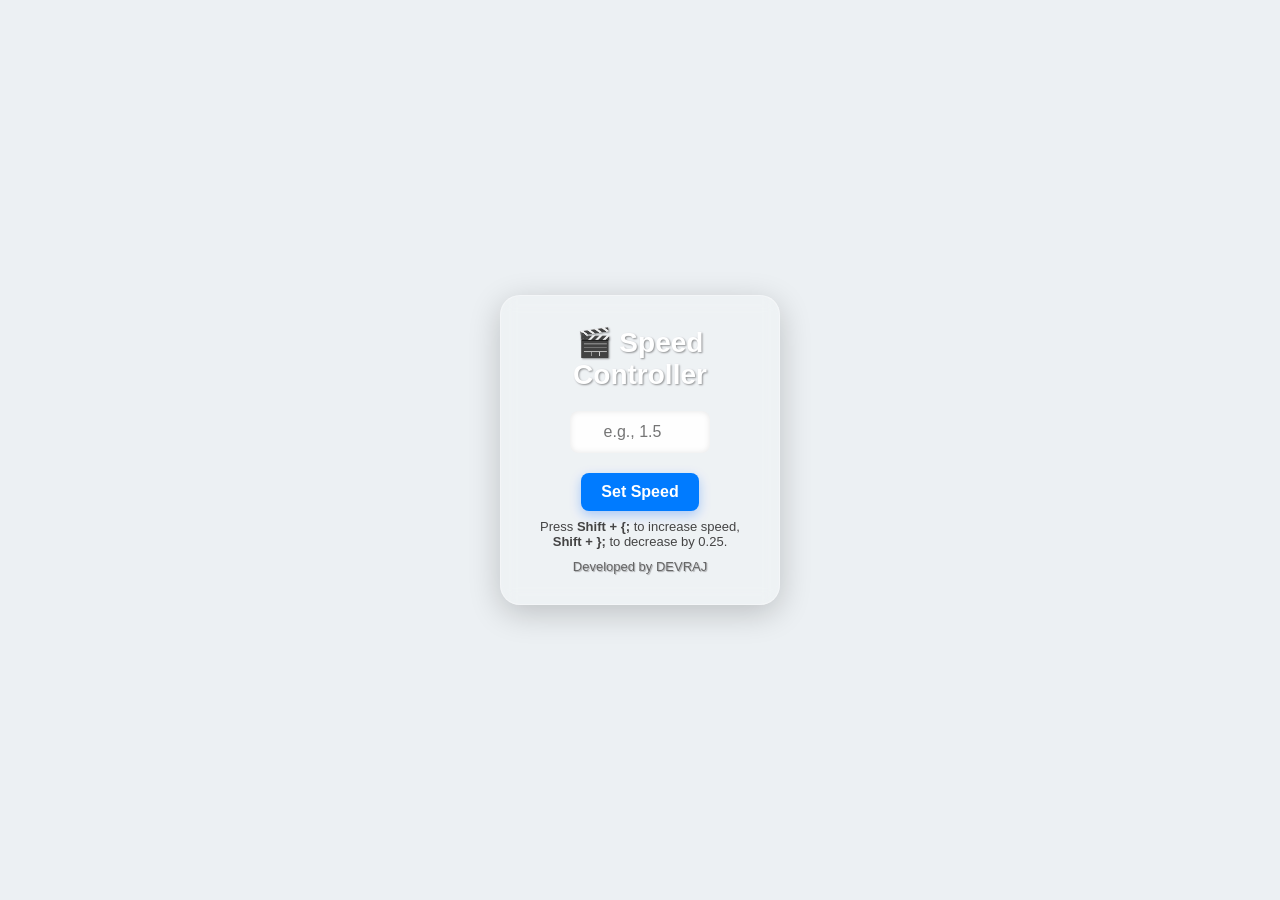
<file: index.html>
<!DOCTYPE html>
<html lang="en">
<head>
  <meta charset="UTF-8" />
  <title>Video Speed Controller</title>
  <link rel="stylesheet" href="style.css" />
</head>
<body>
  <div class="container">
    <h1>🎬 Speed Controller</h1>
    <input type="number" id="speedInput" placeholder="e.g., 1.5" step="0.1" min="0.1" max="10" />
    <button>Set Speed</button>

    <!-- ✅ Shortcut instruction -->
    <p class="hint">Press <strong>Shift + {;</strong> to increase speed, <strong>Shift + };</strong> to decrease by 0.25.</p>

    <p class="note">Developed by DEVRAJ</p>
  </div>
  <script src="script.js"></script>
</body>
</html>
</file>
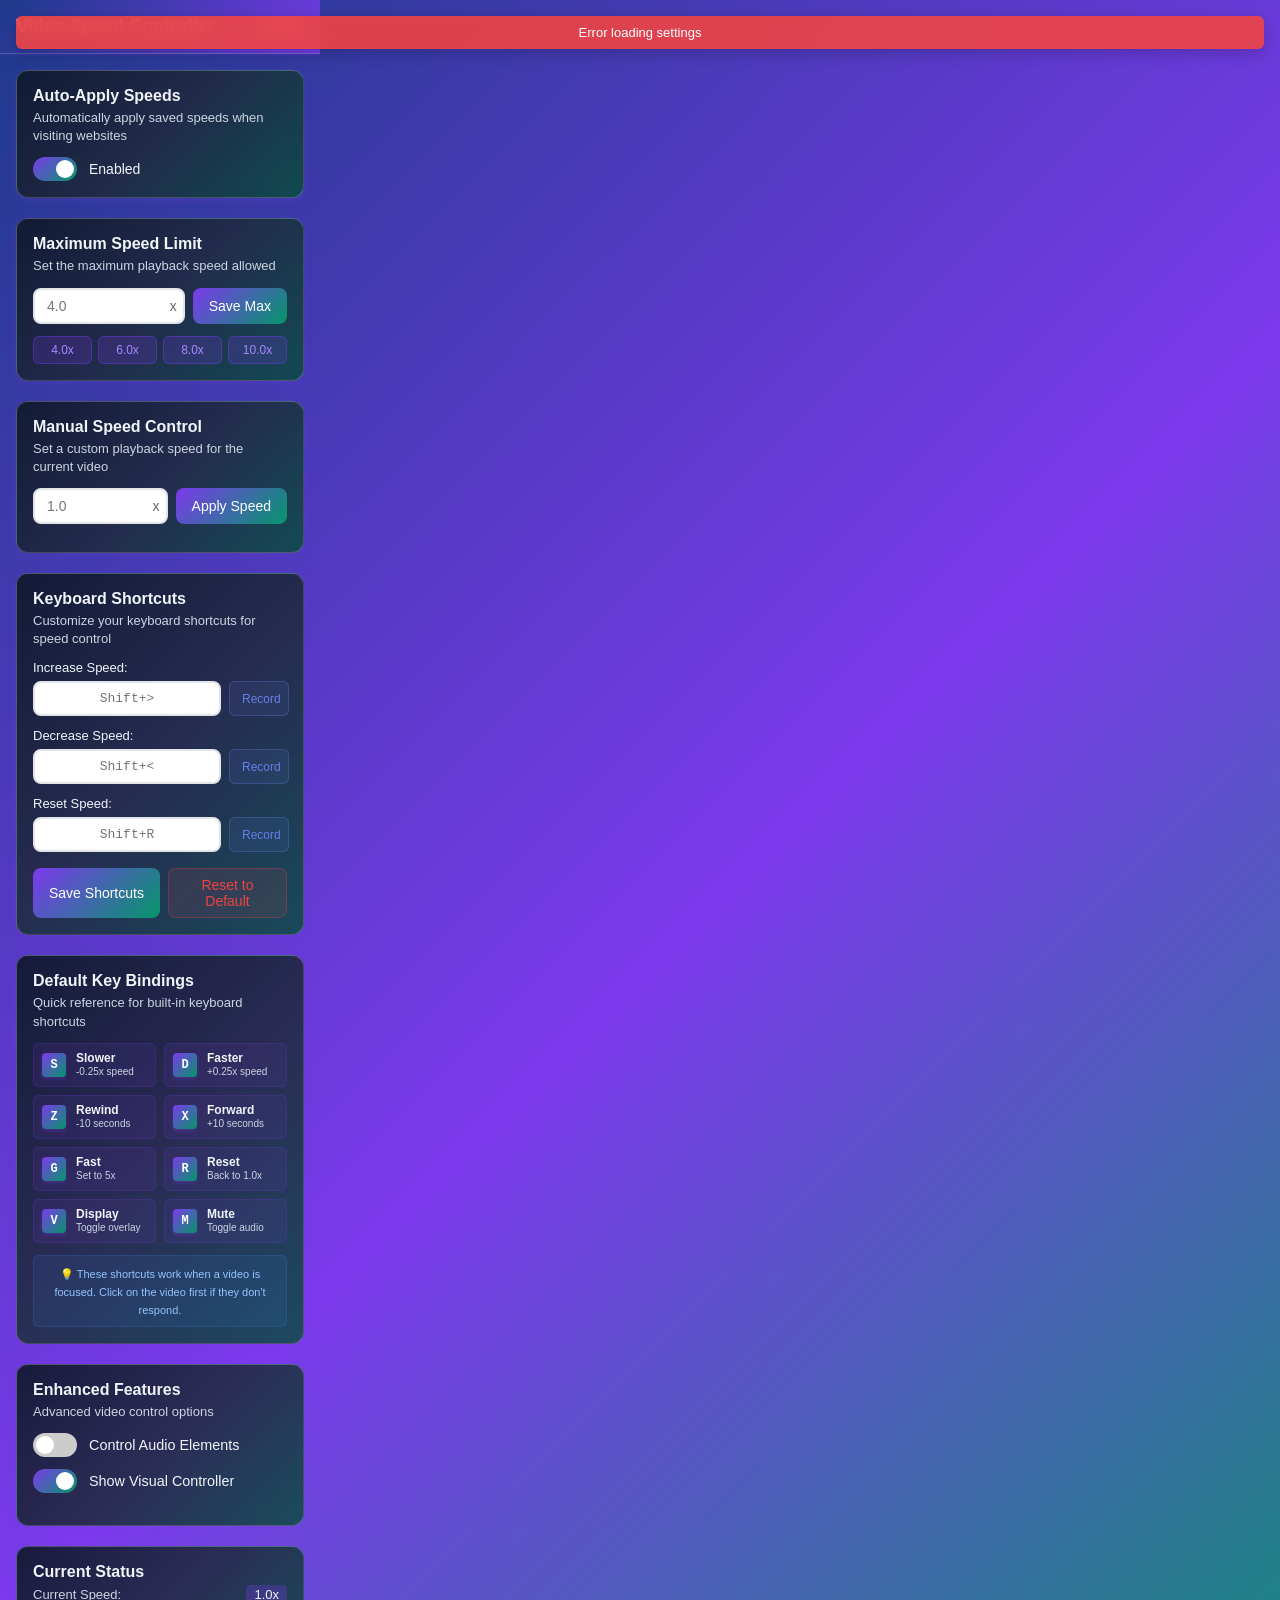
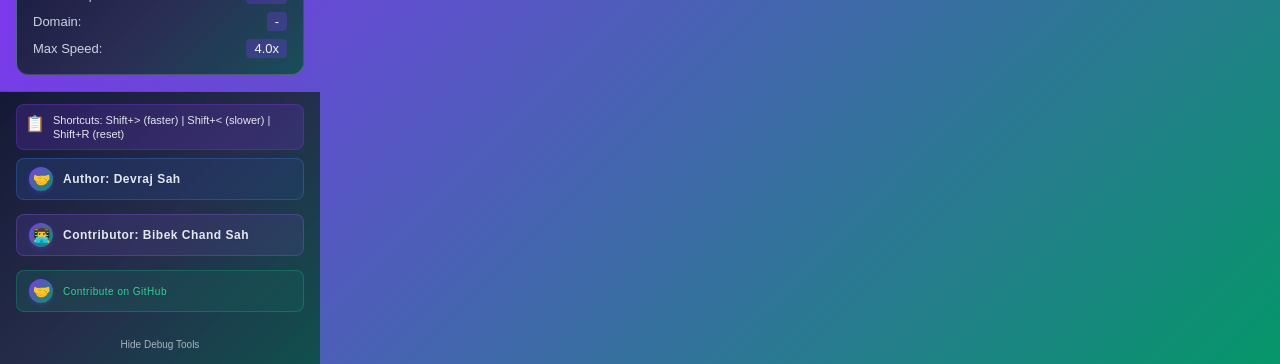
<file: popup.html>
<!DOCTYPE html>
<html>

<head>
  <meta charset="utf-8">
  <meta name="viewport" content="width=device-width, initial-scale=1">
  <title>Video Speed Controller Settings</title>
  <link rel="stylesheet" href="popup.css">
</head>

<body>
  <div class="popup-container">
    <header class="popup-header">
      <h1>Video Speed Controller</h1>
      <div class="version">v1.0.0</div>
    </header>

    <main class="popup-content">
      <!-- Persistence Toggle Section -->
      <section class="setting-section">
        <div class="setting-header">
          <h2>Auto-Apply Speeds</h2>
          <p class="setting-description">Automatically apply saved speeds when visiting websites</p>
        </div>
        <div class="toggle-container">
          <label class="toggle-switch">
            <input type="checkbox" id="persistenceToggle" checked>
            <span class="toggle-slider"></span>
          </label>
          <span class="toggle-label" id="persistenceLabel">Enabled</span>
        </div>
      </section>

      <!-- Max Speed Configuration Section -->
      <section class="setting-section">
        <div class="setting-header">
          <h2>Maximum Speed Limit</h2>
          <p class="setting-description">Set the maximum playback speed allowed</p>
        </div>
        <div class="speed-input-container">
          <div class="input-group">
            <input type="number" id="maxSpeedInput" min="2.0" max="10.0" step="0.5" placeholder="4.0">
            <span class="input-suffix">x</span>
          </div>
          <button id="saveMaxSpeedBtn" class="apply-btn">Save Max</button>
        </div>
        <div class="max-speed-presets">
          <button class="preset-btn max-preset" data-speed="4.0">4.0x</button>
          <button class="preset-btn max-preset" data-speed="6.0">6.0x</button>
          <button class="preset-btn max-preset" data-speed="8.0">8.0x</button>
          <button class="preset-btn max-preset" data-speed="10.0">10.0x</button>
        </div>
      </section>

      <!-- Manual Speed Input Section -->
      <section class="setting-section">
        <div class="setting-header">
          <h2>Manual Speed Control</h2>
          <p class="setting-description">Set a custom playback speed for the current video</p>
        </div>
        <div class="speed-input-container">
          <div class="input-group">
            <input type="number" id="speedInput" min="0.25" max="4.0" step="0.25" placeholder="1.0">
            <span class="input-suffix">x</span>
          </div>
          <button id="applySpeedBtn" class="apply-btn">Apply Speed</button>
        </div>
        <div class="speed-presets" id="speedPresets">
          <!-- Speed presets will be dynamically generated based on max speed -->
        </div>
      </section>

      <!-- Keyboard Shortcuts Configuration Section -->
      <section class="setting-section">
        <div class="setting-header">
          <h2>Keyboard Shortcuts</h2>
          <p class="setting-description">Customize your keyboard shortcuts for speed control</p>
        </div>
        <div class="shortcut-config">
          <div class="shortcut-item">
            <label class="shortcut-label">Increase Speed:</label>
            <div class="shortcut-input-container">
              <input type="text" id="increaseShortcut" class="shortcut-input" placeholder="Shift+>" readonly>
              <button class="shortcut-btn" id="recordIncreaseBtn">Record</button>
            </div>
          </div>
          <div class="shortcut-item">
            <label class="shortcut-label">Decrease Speed:</label>
            <div class="shortcut-input-container">
              <input type="text" id="decreaseShortcut" class="shortcut-input" placeholder="Shift+<" readonly>
              <button class="shortcut-btn" id="recordDecreaseBtn">Record</button>
            </div>
          </div>
          <div class="shortcut-item">
            <label class="shortcut-label">Reset Speed:</label>
            <div class="shortcut-input-container">
              <input type="text" id="resetShortcut" class="shortcut-input" placeholder="Shift+R" readonly>
              <button class="shortcut-btn" id="recordResetBtn">Record</button>
            </div>
          </div>
        </div>
        <div class="shortcut-actions">
          <button id="saveShortcutsBtn" class="apply-btn">Save Shortcuts</button>
          <button id="resetShortcutsBtn" class="reset-btn">Reset to Default</button>
        </div>
      </section>

      <!-- Default Key Bindings Reference Section -->
      <section class="setting-section">
        <div class="setting-header">
          <h2>Default Key Bindings</h2>
          <p class="setting-description">Quick reference for built-in keyboard shortcuts</p>
        </div>
        <div class="keybindings-grid">
          <div class="keybinding-item">
            <div class="key-display">S</div>
            <div class="action-info">
              <span class="action-name">Slower</span>
              <span class="action-desc">-0.25x speed</span>
            </div>
          </div>
          <div class="keybinding-item">
            <div class="key-display">D</div>
            <div class="action-info">
              <span class="action-name">Faster</span>
              <span class="action-desc">+0.25x speed</span>
            </div>
          </div>
          <div class="keybinding-item">
            <div class="key-display">Z</div>
            <div class="action-info">
              <span class="action-name">Rewind</span>
              <span class="action-desc">-10 seconds</span>
            </div>
          </div>
          <div class="keybinding-item">
            <div class="key-display">X</div>
            <div class="action-info">
              <span class="action-name">Forward</span>
              <span class="action-desc">+10 seconds</span>
            </div>
          </div>
          <div class="keybinding-item">
            <div class="key-display">G</div>
            <div class="action-info">
              <span class="action-name">Fast</span>
              <span class="action-desc">Set to 5x</span>
            </div>
          </div>
          <div class="keybinding-item">
            <div class="key-display">R</div>
            <div class="action-info">
              <span class="action-name">Reset</span>
              <span class="action-desc">Back to 1.0x</span>
            </div>
          </div>
          <div class="keybinding-item">
            <div class="key-display">V</div>
            <div class="action-info">
              <span class="action-name">Display</span>
              <span class="action-desc">Toggle overlay</span>
            </div>
          </div>
          <div class="keybinding-item">
            <div class="key-display">M</div>
            <div class="action-info">
              <span class="action-name">Mute</span>
              <span class="action-desc">Toggle audio</span>
            </div>
          </div>
        </div>
        <div class="keybindings-note">
          <small>💡 These shortcuts work when a video is focused. Click on the video first if they don't
            respond.</small>
        </div>
      </section>

      <!-- Enhanced Features Section -->
      <section class="setting-section">
        <div class="setting-header">
          <h2>Enhanced Features</h2>
          <p class="setting-description">Advanced video control options</p>
        </div>
        <div class="enhanced-features">
          <div class="feature-toggle">
            <label class="toggle-switch">
              <input type="checkbox" id="audioControlToggle">
              <span class="toggle-slider"></span>
            </label>
            <span class="feature-label">Control Audio Elements</span>
          </div>
          <div class="feature-toggle">
            <label class="toggle-switch">
              <input type="checkbox" id="visualControllerToggle" checked>
              <span class="toggle-slider"></span>
            </label>
            <span class="feature-label">Show Visual Controller</span>
          </div>

        </div>

      </section>

      <!-- Debug Section (Hidden by default) -->
      <section class="setting-section debug-section" id="debugSection" style="display: none;">
        <div class="setting-header">
          <h2>Debug Tools</h2>
          <p class="setting-description">Troubleshooting tools for video detection issues</p>
        </div>
        <div class="debug-actions">
          <button id="debugVideoBtn" class="debug-btn">Debug Video Detection</button>
          <button id="forceVideoScanBtn" class="debug-btn">Force Video Scan</button>
          <button id="toggleDebugBtn" class="debug-btn">Show Debug Info</button>
        </div>
        <div class="debug-info" id="debugInfo" style="display: none;">
          <div class="debug-item">
            <span class="debug-label">Videos Found:</span>
            <span class="debug-value" id="debugVideoCount">0</span>
          </div>
          <div class="debug-item">
            <span class="debug-label">Platform Detected:</span>
            <span class="debug-value" id="debugPlatform">None</span>
          </div>
          <div class="debug-item">
            <span class="debug-label">Controllers Active:</span>
            <span class="debug-value" id="debugControllers">0</span>
          </div>
        </div>
      </section>

      <!-- Educational Platform Section -->
      <section class="setting-section" id="educationalSection" style="display: none;">
        <div class="setting-header">
          <h2 id="platformName">Educational Platform</h2>
          <p class="setting-description">Optimized speeds and features for learning</p>
        </div>
        <div class="educational-presets" id="educationalPresets">
          <!-- Educational speed presets will be populated here -->
        </div>
        <div class="educational-features">
          <div class="feature-item">
            <span class="feature-label">Auto-skip intro:</span>
            <span class="feature-status" id="autoSkipStatus">Enabled</span>
          </div>
          <div class="feature-item">
            <span class="feature-label">Lecture navigation:</span>
            <span class="feature-status">Ctrl+← / Ctrl+→</span>
          </div>
          <div class="feature-item">
            <span class="feature-label">Timestamped notes:</span>
            <span class="feature-status">Ctrl+N</span>
          </div>
        </div>
      </section>

      <!-- Current Status Section -->
      <section class="setting-section">
        <div class="setting-header">
          <h2>Current Status</h2>
        </div>
        <div class="status-info">
          <div class="status-item">
            <span class="status-label">Current Speed:</span>
            <span class="status-value" id="currentSpeed">1.0x</span>
          </div>
          <div class="status-item">
            <span class="status-label">Domain:</span>
            <span class="status-value" id="currentDomain">-</span>
          </div>
          <div class="status-item">
            <span class="status-label">Max Speed:</span>
            <span class="status-value" id="maxSpeedDisplay">4.0x</span>
          </div>
          <div class="status-item" id="platformStatusItem" style="display: none;">
            <span class="status-label">Platform:</span>
            <span class="status-value" id="platformStatus">-</span>
          </div>
        </div>
      </section>
    </main>

    <!-- Error/Success Messages -->
    <div class="message-container" id="messageContainer" style="display: none;">
      <div class="message" id="messageText"></div>
    </div>

    <!-- Footer -->
    <footer class="popup-footer">
      <div class="shortcuts-info">
        <div class="shortcuts-icon">📋</div>
        <div class="shortcuts-text">
          <small id="shortcutDisplay">Shortcuts: Shift+&gt; (faster) | Shift+&lt; (slower) | Shift+R (reset)</small>
        </div>
      </div>

      <div class="footer-row">
        <div class="contributor-info" data-url="https://www.sahdevraj.com.np/">
          <span class="contributor-icon">🤝</span>
          <small>Author: Devraj Sah</small>
        </div>
      </div>

      <div class="footer-row">
        <div class="author-info" data-url="https://www.bibekchandsah.com.np/">
          <span class="author-icon">👨‍💻</span>
          <small>Contributor: Bibek Chand Sah</small>
        </div>
      </div>

      <div class="footer-row">
        <div class="contribute-info" data-url="https://github.com/Devraj-sah22/video_speed_controller">
          <span class="contribute-icon">🤝</span>
          <small>Contribute on GitHub</small>
        </div>
      </div>

      <div class="debug-toggle">
        <small><a href="#" id="showDebugLink">Hide Debug Tools</a></small>
      </div>
    </footer>
  </div>
  <script src="popup.js"></script>
</body>

</html>
</file>
<file: style.css>
/* Developer credit */
.developer {
  margin-top: 20px;
  font-size: 13px;
  color: #ffffff;
  font-style: italic;
  text-shadow: 1px 1px 1px rgba(0, 0, 0, 0.4);
}

.note {
  margin-top: 20px;
  font-size: 14px;
  color: #eeeeee;
  text-shadow: 1px 1px 1px rgba(0,0,0,0.3);
}

/* Developer credit */
.developer {
  margin-top: 20px;
  font-size: 13px;
  color: #ffffff;
  font-style: italic;
  text-shadow: 1px 1px 1px rgba(0, 0, 0, 0.4);
}

/* Reset default margin & set base styles */
* {
  margin: 0;
  padding: 0;
  box-sizing: border-box;
}

body {
  font-family: 'Segoe UI', Tahoma, Geneva, Verdana, sans-serif;
  background: linear-gradient(to right, #83a4d4, #b6fbff);
  height: 100vh;
  display: flex;
  align-items: center;
  justify-content: center;
}

/* Main container */
.container {
  background: rgba(255, 255, 255, 0.15);
  border-radius: 20px;
  box-shadow: 0 8px 32px rgba(0, 0, 0, 0.2);
  backdrop-filter: blur(8px);
  -webkit-backdrop-filter: blur(8px);
  padding: 40px 30px;
  width: 100%;
  max-width: 400px;
  text-align: center;
  border: 1px solid rgba(255, 255, 255, 0.3);
  animation: fadeIn 1s ease-out;
}

@keyframes fadeIn {
  from {
    transform: scale(0.95);
    opacity: 0;
  }
  to {
    transform: scale(1);
    opacity: 1;
  }
}

/* Title */
.container h1 {
  font-size: 28px;
  margin-bottom: 20px;
  color: #ffffff;
  text-shadow: 1px 1px 2px rgba(0,0,0,0.4);
}

/* Input field */
#speedInput {
  padding: 12px;
  font-size: 16px;
  width: 140px;
  border: none;
  border-radius: 8px;
  margin-bottom: 20px;
  outline: none;
  text-align: center;
  background-color: rgba(255, 255, 255, 0.9);
  box-shadow: inset 0 0 6px rgba(0,0,0,0.1);
}

/* Button styling */
button {
  padding: 12px 24px;
  font-size: 16px;
  background-color: #0066ff;
  color: #ffffff;
  border: none;
  border-radius: 8px;
  cursor: pointer;
  font-weight: bold;
  box-shadow: 0 4px 12px rgba(0, 102, 255, 0.3);
  transition: background-color 0.3s, transform 0.2s;
}

button:hover {
  background-color: #0044cc;
  transform: translateY(-2px);
}

/* Note */
.note {
  margin-top: 20px;
  font-size: 14px;
  color: #eeeeee;
  text-shadow: 1px 1px 1px rgba(0,0,0,0.3);
}

body {
  margin: 0;
  padding: 0;
  font-family: Arial, sans-serif;
  background: #ecf0f3;
}

.container {
  text-align: center;
  padding: 30px;
  width: 280px;
}

input {
  padding: 10px;
  font-size: 16px;
  width: 100px;
  margin-bottom: 15px;
}

button {
  padding: 10px 20px;
  font-size: 16px;
  background: #007bff;
  color: #fff;
  border: none;
  cursor: pointer;
}

.note {
  font-size: 13px;
  color: #666;
  margin-top: 10px;
}

.hint {
  font-size: 13px;
  color: #444;
  margin-top: 8px;
}
</file>
<file: popup.css>
/* Video Speed Controller - Popup Styles */

* {
  box-sizing: border-box;
}

body {
  width: 320px;
  min-height: 400px;
  margin: 0;
  padding: 0;
  font-family: -apple-system, BlinkMacSystemFont, 'Segoe UI', Roboto, sans-serif;
  background: linear-gradient(135deg, #1e3a8a 0%, #7c3aed 50%, #059669 100%);
  color: #333;
}

.popup-container {
  display: flex;
  flex-direction: column;
  height: 100%;
  position: relative;
  overflow: hidden;
}

/* Header Styles */
.popup-header {
  background: linear-gradient(135deg, rgba(30, 58, 138, 0.95) 0%, rgba(124, 58, 237, 0.9) 100%);
  backdrop-filter: blur(10px);
  padding: 16px;
  border-bottom: 1px solid rgba(255, 255, 255, 0.2);
  display: flex;
  justify-content: space-between;
  align-items: center;
  box-shadow: 0 1px 4px rgba(124, 58, 237, 0.3);
}

.popup-header h1 {
  margin: 0;
  font-size: 18px;
  font-weight: 600;
  color: #ffffff;
}

.version {
  font-size: 12px;
  color: #e5e7eb;
  background: rgba(255, 255, 255, 0.2);
  padding: 2px 8px;
  border-radius: 12px;
}

/* Main Content */
.popup-content {
  flex: 1;
  padding: 16px;
  display: flex;
  flex-direction: column;
  gap: 20px;
  overflow-y: auto;
  overflow-x: hidden;
}

/* Custom Scrollbar */
.popup-content::-webkit-scrollbar {
  width: 6px;
}

.popup-content::-webkit-scrollbar-track {
  background: rgba(255, 255, 255, 0.1);
  border-radius: 3px;
}

.popup-content::-webkit-scrollbar-thumb {
  background: rgba(255, 255, 255, 0.3);
  border-radius: 3px;
}

.popup-content::-webkit-scrollbar-thumb:hover {
  background: rgba(255, 255, 255, 0.5);
}

/* Keyboard Shortcuts Configuration */
.shortcut-config {
  display: flex;
  flex-direction: column;
  gap: 12px;
  margin-bottom: 16px;
}

.shortcut-item {
  display: flex;
  flex-direction: column;
  gap: 6px;
}

.shortcut-label {
  font-size: 13px;
  font-weight: 500;
  color: #f1f5f9;
}

.shortcut-input-container {
  display: flex;
  gap: 8px;
}

.shortcut-input {
  flex: 1;
  padding: 8px 12px;
  border: 2px solid #e1e5e9;
  border-radius: 8px;
  font-size: 13px;
  background: white;
  font-family: 'Courier New', monospace;
  text-align: center;
  color: #333;
  cursor: default;
}

.shortcut-input:focus {
  outline: none;
  border-color: #667eea;
}

.shortcut-input.recording {
  border-color: #f59e0b;
  background: rgba(245, 158, 11, 0.1);
  animation: pulse 1s infinite;
}

@keyframes pulse {

  0%,
  100% {
    opacity: 1;
  }

  50% {
    opacity: 0.7;
  }
}

.shortcut-btn {
  padding: 8px 12px;
  background: rgba(102, 126, 234, 0.1);
  color: #667eea;
  border: 1px solid rgba(102, 126, 234, 0.3);
  border-radius: 6px;
  font-size: 12px;
  font-weight: 500;
  cursor: pointer;
  transition: all 0.2s;
  min-width: 60px;
}

.shortcut-btn:hover {
  background: rgba(102, 126, 234, 0.2);
  border-color: rgba(102, 126, 234, 0.5);
}

.shortcut-btn.recording {
  background: #f59e0b;
  color: white;
  border-color: #f59e0b;
}

.shortcut-actions {
  display: flex;
  gap: 8px;
}

.reset-btn {
  padding: 8px 16px;
  background: rgba(239, 68, 68, 0.1);
  color: #ef4444;
  border: 1px solid rgba(239, 68, 68, 0.3);
  border-radius: 8px;
  font-size: 14px;
  font-weight: 500;
  cursor: pointer;
  transition: all 0.2s;
  flex: 1;
}

.reset-btn:hover {
  background: rgba(239, 68, 68, 0.2);
  border-color: rgba(239, 68, 68, 0.5);
}

/* Educational Platform Styles */
.educational-presets {
  display: grid;
  grid-template-columns: repeat(4, 1fr);
  gap: 6px;
  margin-bottom: 16px;
}

.educational-preset-btn {
  padding: 8px 6px;
  background: linear-gradient(135deg, #667eea 0%, #764ba2 100%);
  color: white;
  border: none;
  border-radius: 8px;
  font-size: 12px;
  font-weight: 600;
  cursor: pointer;
  transition: all 0.2s;
  position: relative;
  overflow: hidden;
}

.educational-preset-btn:hover {
  transform: translateY(-1px);
  box-shadow: 0 4px 12px rgba(102, 126, 234, 0.3);
}

.educational-preset-btn.active {
  background: linear-gradient(135deg, #4c63d2 0%, #5a4fcf 100%);
  box-shadow: 0 2px 8px rgba(102, 126, 234, 0.4);
}

.educational-preset-btn.recommended::after {
  content: '★';
  position: absolute;
  top: 2px;
  right: 4px;
  font-size: 10px;
  color: #ffd700;
}

.educational-features {
  display: flex;
  flex-direction: column;
  gap: 8px;
  padding: 12px;
  background: rgba(102, 126, 234, 0.05);
  border-radius: 8px;
  border: 1px solid rgba(102, 126, 234, 0.1);
}

.feature-item {
  display: flex;
  justify-content: space-between;
  align-items: center;
  font-size: 12px;
}

.feature-label {
  color: #666;
  font-weight: 500;
}

.feature-status {
  color: #667eea;
  font-weight: 600;
  font-family: 'Courier New', monospace;
  background: rgba(102, 126, 234, 0.1);
  padding: 2px 6px;
  border-radius: 4px;
  font-size: 11px;
}

/* Platform-specific styling */
.platform-coursera {
  border-left: 4px solid #0056d3;
}

.platform-udemy {
  border-left: 4px solid #a435f0;
}

.platform-khanacademy {
  border-left: 4px solid #14bf96;
}

.platform-apnacollege {
  border-left: 4px solid #ff6b35;
}

.platform-youtube-edu {
  border-left: 4px solid #ff0000;
}

/* Debug Section Styles */
.debug-section {
  border: 2px dashed rgba(255, 193, 7, 0.3);
  background: rgba(255, 193, 7, 0.05);
}

.debug-actions {
  display: flex;
  flex-direction: column;
  gap: 8px;
  margin-bottom: 12px;
}

.debug-btn {
  padding: 6px 12px;
  background: rgba(255, 193, 7, 0.1);
  color: #f59e0b;
  border: 1px solid rgba(255, 193, 7, 0.3);
  border-radius: 6px;
  font-size: 12px;
  font-weight: 500;
  cursor: pointer;
  transition: all 0.2s;
}

.debug-btn:hover {
  background: rgba(255, 193, 7, 0.2);
  border-color: rgba(255, 193, 7, 0.5);
}

.debug-info {
  background: rgba(0, 0, 0, 0.05);
  border-radius: 6px;
  padding: 8px;
  font-family: 'Courier New', monospace;
  font-size: 11px;
}

.debug-item {
  display: flex;
  justify-content: space-between;
  margin-bottom: 4px;
}

.debug-label {
  color: #666;
}

.debug-value {
  color: #333;
  font-weight: bold;
}

.debug-toggle {
  margin-top: 8px;
  text-align: center;
}

.debug-toggle a {
  color: rgba(226, 232, 240, 0.7);
  text-decoration: none;
  font-size: 10px;
}

.debug-toggle a:hover {
  color: rgba(226, 232, 240, 0.9);
  text-decoration: underline;
}

/* Setting Sections */
.setting-section {
  background: linear-gradient(135deg, rgba(15, 23, 42, 0.9) 0%, rgba(30, 41, 59, 0.85) 50%, rgba(6, 78, 59, 0.8) 100%);
  backdrop-filter: blur(10px);
  border-radius: 12px;
  padding: 16px;
  border: 1px solid rgba(255, 255, 255, 0.2);
  box-shadow: 0 2px 8px rgba(124, 58, 237, 0.2);
}

.setting-header h2 {
  margin: 0 0 4px 0;
  font-size: 16px;
  font-weight: 600;
  color: #f1f5f9;
}

.setting-description {
  margin: 0 0 12px 0;
  font-size: 13px;
  color: #cbd5e1;
  line-height: 1.4;
}

/* Toggle Switch */
.toggle-container {
  display: flex;
  align-items: center;
  gap: 12px;
}

.toggle-switch {
  position: relative;
  display: inline-block;
  width: 44px;
  height: 24px;
}

.toggle-switch input {
  opacity: 0;
  width: 0;
  height: 0;
}

.toggle-slider {
  position: absolute;
  cursor: pointer;
  top: 0;
  left: 0;
  right: 0;
  bottom: 0;
  background-color: #ccc;
  transition: 0.3s;
  border-radius: 24px;
}

.toggle-slider:before {
  position: absolute;
  content: "";
  height: 18px;
  width: 18px;
  left: 3px;
  bottom: 3px;
  background-color: white;
  transition: 0.3s;
  border-radius: 50%;
}

input:checked+.toggle-slider {
  background: linear-gradient(135deg, #7c3aed 0%, #059669 100%);
}

input:checked+.toggle-slider:before {
  transform: translateX(20px);
}

.toggle-label {
  font-size: 14px;
  font-weight: 500;
  color: #f1f5f9;
}

/* Speed Input */
.speed-input-container {
  display: flex;
  gap: 8px;
  margin-bottom: 12px;
}

.input-group {
  position: relative;
  flex: 1;
}

.input-group input {
  width: 100%;
  padding: 8px 24px 8px 12px;
  border: 2px solid #e1e5e9;
  border-radius: 8px;
  font-size: 14px;
  background: white;
  transition: border-color 0.2s;
}

.input-group input:focus {
  outline: none;
  border-color: #667eea;
}

.input-suffix {
  position: absolute;
  right: 8px;
  top: 50%;
  transform: translateY(-50%);
  font-size: 14px;
  color: #666;
  pointer-events: none;
}

.apply-btn {
  padding: 8px 16px;
  background: linear-gradient(135deg, #7c3aed 0%, #059669 100%);
  color: white;
  border: none;
  border-radius: 8px;
  font-size: 14px;
  font-weight: 500;
  cursor: pointer;
  transition: all 0.2s;
}

.apply-btn:hover {
  background: linear-gradient(135deg, #8b5cf6 0%, #10b981 100%);
  transform: translateY(-1px);
  box-shadow: 0 4px 12px rgba(124, 58, 237, 0.3);
}

.apply-btn:active {
  background: linear-gradient(135deg, #6d28d9 0%, #047857 100%);
  transform: translateY(0);
}

/* Speed Presets */
.speed-presets,
.max-speed-presets {
  display: grid;
  grid-template-columns: repeat(3, 1fr);
  gap: 6px;
}

.max-speed-presets {
  grid-template-columns: repeat(4, 1fr);
}

.preset-btn {
  padding: 6px 8px;
  background: rgba(124, 58, 237, 0.2);
  color: #a78bfa;
  border: 1px solid rgba(124, 58, 237, 0.4);
  border-radius: 6px;
  font-size: 12px;
  font-weight: 500;
  cursor: pointer;
  transition: all 0.2s;
}

.preset-btn:hover {
  background: rgba(124, 58, 237, 0.3);
  border-color: rgba(124, 58, 237, 0.6);
  color: #c4b5fd;
}

.preset-btn.active {
  background: linear-gradient(135deg, #7c3aed 0%, #059669 100%);
  color: white;
  border-color: transparent;
}

/* Status Info */
.status-info {
  display: flex;
  flex-direction: column;
  gap: 8px;
}

.status-item {
  display: flex;
  justify-content: space-between;
  align-items: center;
}

.status-label {
  font-size: 13px;
  color: #cbd5e1;
}

.status-value {
  font-size: 13px;
  font-weight: 500;
  color: #f1f5f9;
  background: rgba(124, 58, 237, 0.3);
  padding: 2px 8px;
  border-radius: 4px;
}

/* Messages */
.message-container {
  position: fixed;
  top: 16px;
  left: 16px;
  right: 16px;
  z-index: 10000;
  pointer-events: none;
}

.message {
  padding: 8px 12px;
  border-radius: 6px;
  font-size: 13px;
  text-align: center;
  animation: slideDown 0.3s ease-out;
  pointer-events: auto;
  backdrop-filter: blur(10px);
  -webkit-backdrop-filter: blur(10px);
  box-shadow: 0 4px 16px rgba(0, 0, 0, 0.2);
}

.message.success {
  background: rgba(34, 197, 94, 0.9);
  color: white;
  border: 1px solid rgba(34, 197, 94, 0.3);
}

.message.error {
  background: rgba(239, 68, 68, 0.9);
  color: white;
  border: 1px solid rgba(239, 68, 68, 0.3);
}

@keyframes slideDown {
  from {
    opacity: 0;
    transform: translateY(-10px);
  }

  to {
    opacity: 1;
    transform: translateY(0);
  }
}

/* Footer */
.popup-footer {
  background: linear-gradient(135deg, rgba(15, 23, 42, 0.95) 0%, rgba(30, 41, 59, 0.9) 50%, rgba(6, 78, 59, 0.85) 100%);
  backdrop-filter: blur(10px);
  padding: 12px 16px;
  border-top: 1px solid rgba(255, 255, 255, 0.2);
  display: flex;
  flex-direction: column;
  gap: 8px;
  box-shadow: 0 -1px 4px rgba(124, 58, 237, 0.2);
}

.shortcuts-info {
  display: flex;
  align-items: flex-start;
  gap: 8px;
  padding: 8px;
  background: rgba(124, 58, 237, 0.2);
  border-radius: 8px;
  border: 1px solid rgba(124, 58, 237, 0.3);
}

.shortcuts-icon {
  font-size: 16px;
  flex-shrink: 0;
  margin-top: 1px;
}

.shortcuts-text {
  flex: 1;
}

.shortcuts-text small {
  color: #e2e8f0;
  font-size: 11px;
  line-height: 1.3;
  display: block;
}

.footer-row {
  display: flex;
  justify-content: space-between;
  align-items: center;
  gap: 8px;
  margin-bottom: 6px;
}

.footer-row:last-of-type {
  margin-bottom: 0;
}

.author-info,
.contributor-info,
.contribute-info {
  display: flex;
  align-items: center;
  gap: 10px;
  flex: 1;
  padding: 8px 12px;
  background: linear-gradient(135deg, rgba(124, 58, 237, 0.15) 0%, rgba(5, 150, 105, 0.1) 100%);
  border-radius: 8px;
  border: 1px solid rgba(124, 58, 237, 0.2);
  transition: all 0.3s ease;
  position: relative;
  overflow: hidden;
  user-select: none;
}

.contributor-info,
.contribute-info {
  cursor: pointer;
}

.contributor-info:active,
.contribute-info:active {
  transform: translateY(0);
  box-shadow: 0 2px 6px rgba(124, 58, 237, 0.15);
}

.author-info:hover,
.contributor-info:hover,
.contribute-info:hover {
  background: linear-gradient(135deg, rgba(124, 58, 237, 0.25) 0%, rgba(5, 150, 105, 0.2) 100%);
  border-color: rgba(124, 58, 237, 0.4);
  transform: translateY(-1px);
  box-shadow: 0 4px 12px rgba(124, 58, 237, 0.2);
}

.author-info::before,
.contributor-info::before,
.contribute-info::before {
  content: '';
  position: absolute;
  top: 0;
  left: 0;
  right: 0;
  height: 2px;
  background: linear-gradient(90deg, #7c3aed, #059669);
  opacity: 0;
  transition: opacity 0.3s ease;
}

.author-info:hover::before,
.contributor-info:hover::before,
.contribute-info:hover::before {
  opacity: 1;
}

.author-icon,
.contributor-icon,
.contribute-icon {
  font-size: 14px;
  flex-shrink: 0;
  padding: 4px;
  background: linear-gradient(135deg, #7c3aed 0%, #059669 100%);
  border-radius: 50%;
  width: 24px;
  height: 24px;
  display: flex;
  align-items: center;
  justify-content: center;
  box-shadow: 0 2px 4px rgba(124, 58, 237, 0.3);
}

.author-info small,
.contributor-info small,
.contribute-info small {
  color: #e2e8f0;
  font-size: 12px;
  font-weight: 600;
  letter-spacing: 0.5px;
  text-shadow: 0 1px 2px rgba(0, 0, 0, 0.1);
}

.author-info small:hover,
.contributor-info small:hover,
.contribute-info small:hover {
  color: #f1f5f9;
}

.contributor-info a,
.contribute-info a {
  color: #e2e8f0;
  text-decoration: none;
  font-weight: 600;
  letter-spacing: 0.5px;
  text-shadow: 0 1px 2px rgba(0, 0, 0, 0.1);
  transition: color 0.3s ease;
}

.contributor-info a:hover,
.contribute-info a:hover {
  color: #f1f5f9;
}

/* Special styling for different sections */
.author-info {
  background: linear-gradient(135deg, rgba(139, 92, 246, 0.15) 0%, rgba(168, 85, 247, 0.1) 100%);
  border-color: rgba(139, 92, 246, 0.3);
}

.author-info:hover {
  background: linear-gradient(135deg, rgba(139, 92, 246, 0.25) 0%, rgba(168, 85, 247, 0.2) 100%);
  border-color: rgba(139, 92, 246, 0.5);
}

.contributor-info {
  background: linear-gradient(135deg, rgba(59, 130, 246, 0.15) 0%, rgba(37, 99, 235, 0.1) 100%);
  border-color: rgba(59, 130, 246, 0.3);
}

.contributor-info:hover {
  background: linear-gradient(135deg, rgba(59, 130, 246, 0.25) 0%, rgba(37, 99, 235, 0.2) 100%);
  border-color: rgba(59, 130, 246, 0.5);
}

.contribute-info {
  background: linear-gradient(135deg, rgba(16, 185, 129, 0.15) 0%, rgba(5, 150, 105, 0.1) 100%);
  border-color: rgba(16, 185, 129, 0.3);
}

.contribute-info:hover {
  background: linear-gradient(135deg, rgba(16, 185, 129, 0.25) 0%, rgba(5, 150, 105, 0.2) 100%);
  border-color: rgba(16, 185, 129, 0.5);
}

.contribute-info small {
  color: #34d399;
  font-size: 10px;
  font-weight: 500;
  cursor: pointer;
}

.contribute-info small:hover {
  text-decoration: underline;
  color: #6ee7b7;
}

/* Responsive adjustments */
@media (max-height: 500px) {
  .popup-content {
    gap: 16px;
  }

  .setting-section {
    padding: 12px;
  }
}
/* E
nhanced features section */
.enhanced-features {
  display: flex;
  flex-direction: column;
  gap: 0.75rem;
  margin-bottom: 1rem;
}

.feature-toggle {
  display: flex;
  align-items: center;
  gap: 0.75rem;
}

.feature-toggle .feature-label {
  font-size: 0.9rem;
  color: #f1f5f9;
  flex: 1;
}



/* Key Bindings Reference Section */
.keybindings-grid {
  display: grid;
  grid-template-columns: 1fr 1fr;
  gap: 8px;
  margin-bottom: 12px;
}

.keybinding-item {
  display: flex;
  align-items: center;
  gap: 10px;
  padding: 8px;
  background: rgba(124, 58, 237, 0.1);
  border-radius: 6px;
  border: 1px solid rgba(124, 58, 237, 0.2);
  transition: all 0.2s;
}

.keybinding-item:hover {
  background: rgba(124, 58, 237, 0.15);
  border-color: rgba(124, 58, 237, 0.3);
}

.key-display {
  display: flex;
  align-items: center;
  justify-content: center;
  width: 24px;
  height: 24px;
  background: linear-gradient(135deg, #7c3aed 0%, #059669 100%);
  color: white;
  font-size: 12px;
  font-weight: 700;
  font-family: 'Courier New', monospace;
  border-radius: 4px;
  box-shadow: 0 2px 4px rgba(124, 58, 237, 0.3);
  flex-shrink: 0;
}

.action-info {
  display: flex;
  flex-direction: column;
  gap: 2px;
  flex: 1;
  min-width: 0;
}

.action-name {
  font-size: 12px;
  font-weight: 600;
  color: #f1f5f9;
  line-height: 1;
}

.action-desc {
  font-size: 10px;
  color: #cbd5e1;
  line-height: 1.2;
  word-wrap: break-word;
  overflow-wrap: break-word;
}

.keybindings-note {
  text-align: center;
  padding: 8px;
  background: rgba(59, 130, 246, 0.1);
  border-radius: 6px;
  border: 1px solid rgba(59, 130, 246, 0.2);
}

.keybindings-note small {
  color: #93c5fd;
  font-size: 11px;
  line-height: 1.3;
}

/* Debug section enhancements */
.debug-section {
  border-top: 1px solid rgba(255, 255, 255, 0.2);
  margin-top: 1rem;
  padding-top: 1rem;
  border: 2px dashed rgba(255, 193, 7, 0.3);
  background: rgba(255, 193, 7, 0.05);
}
</file>
